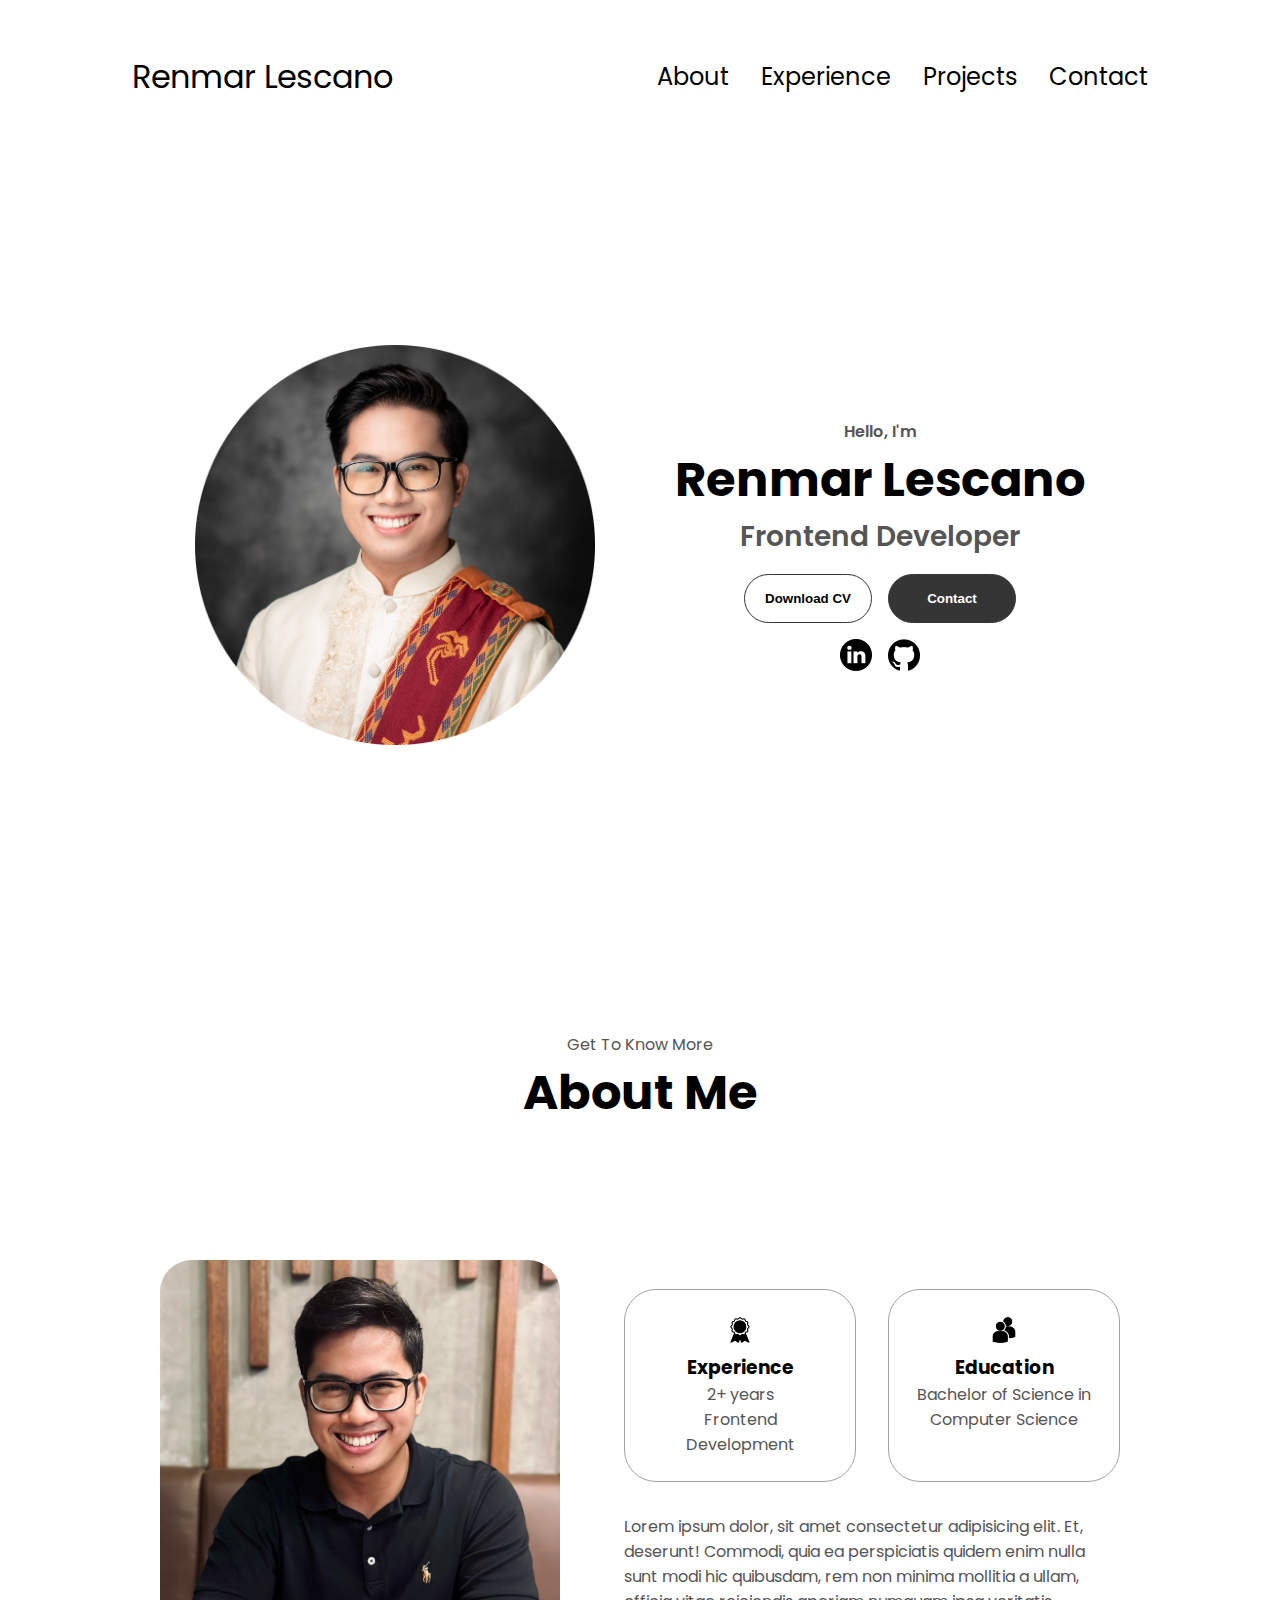
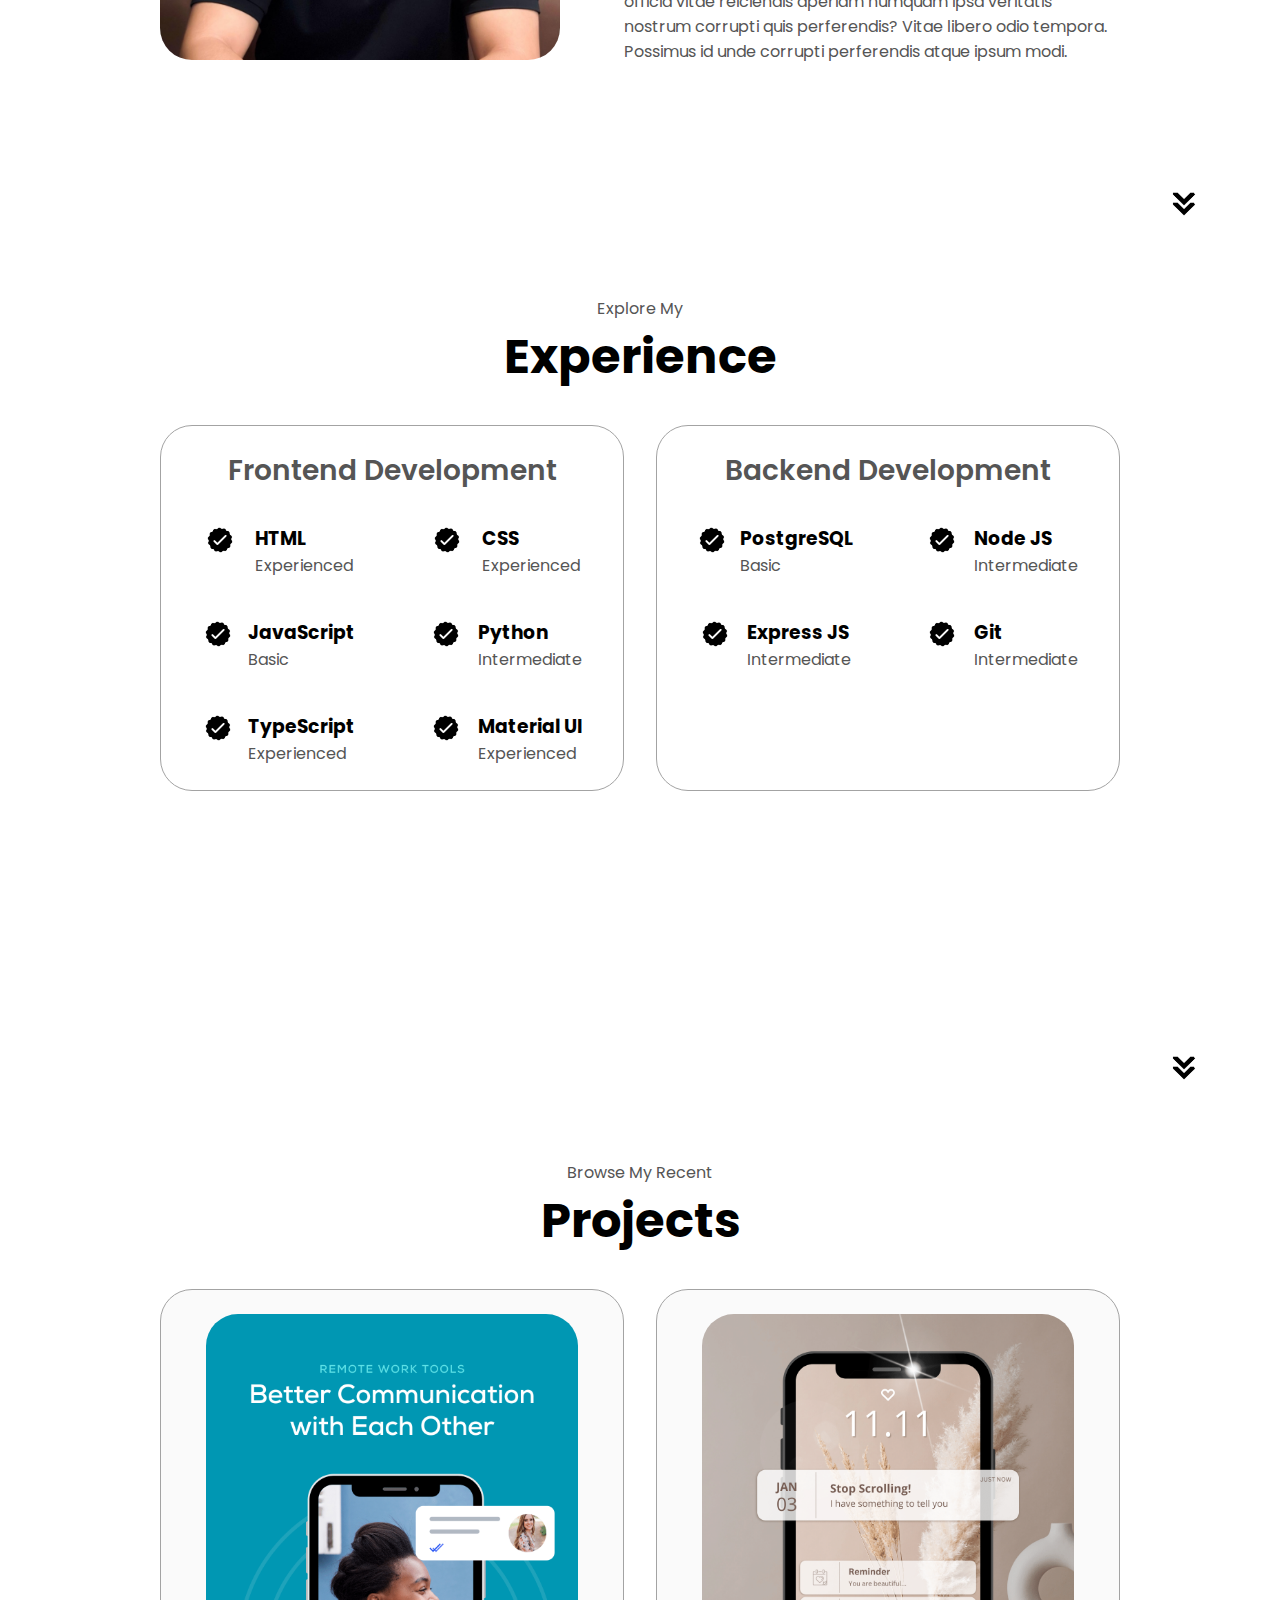
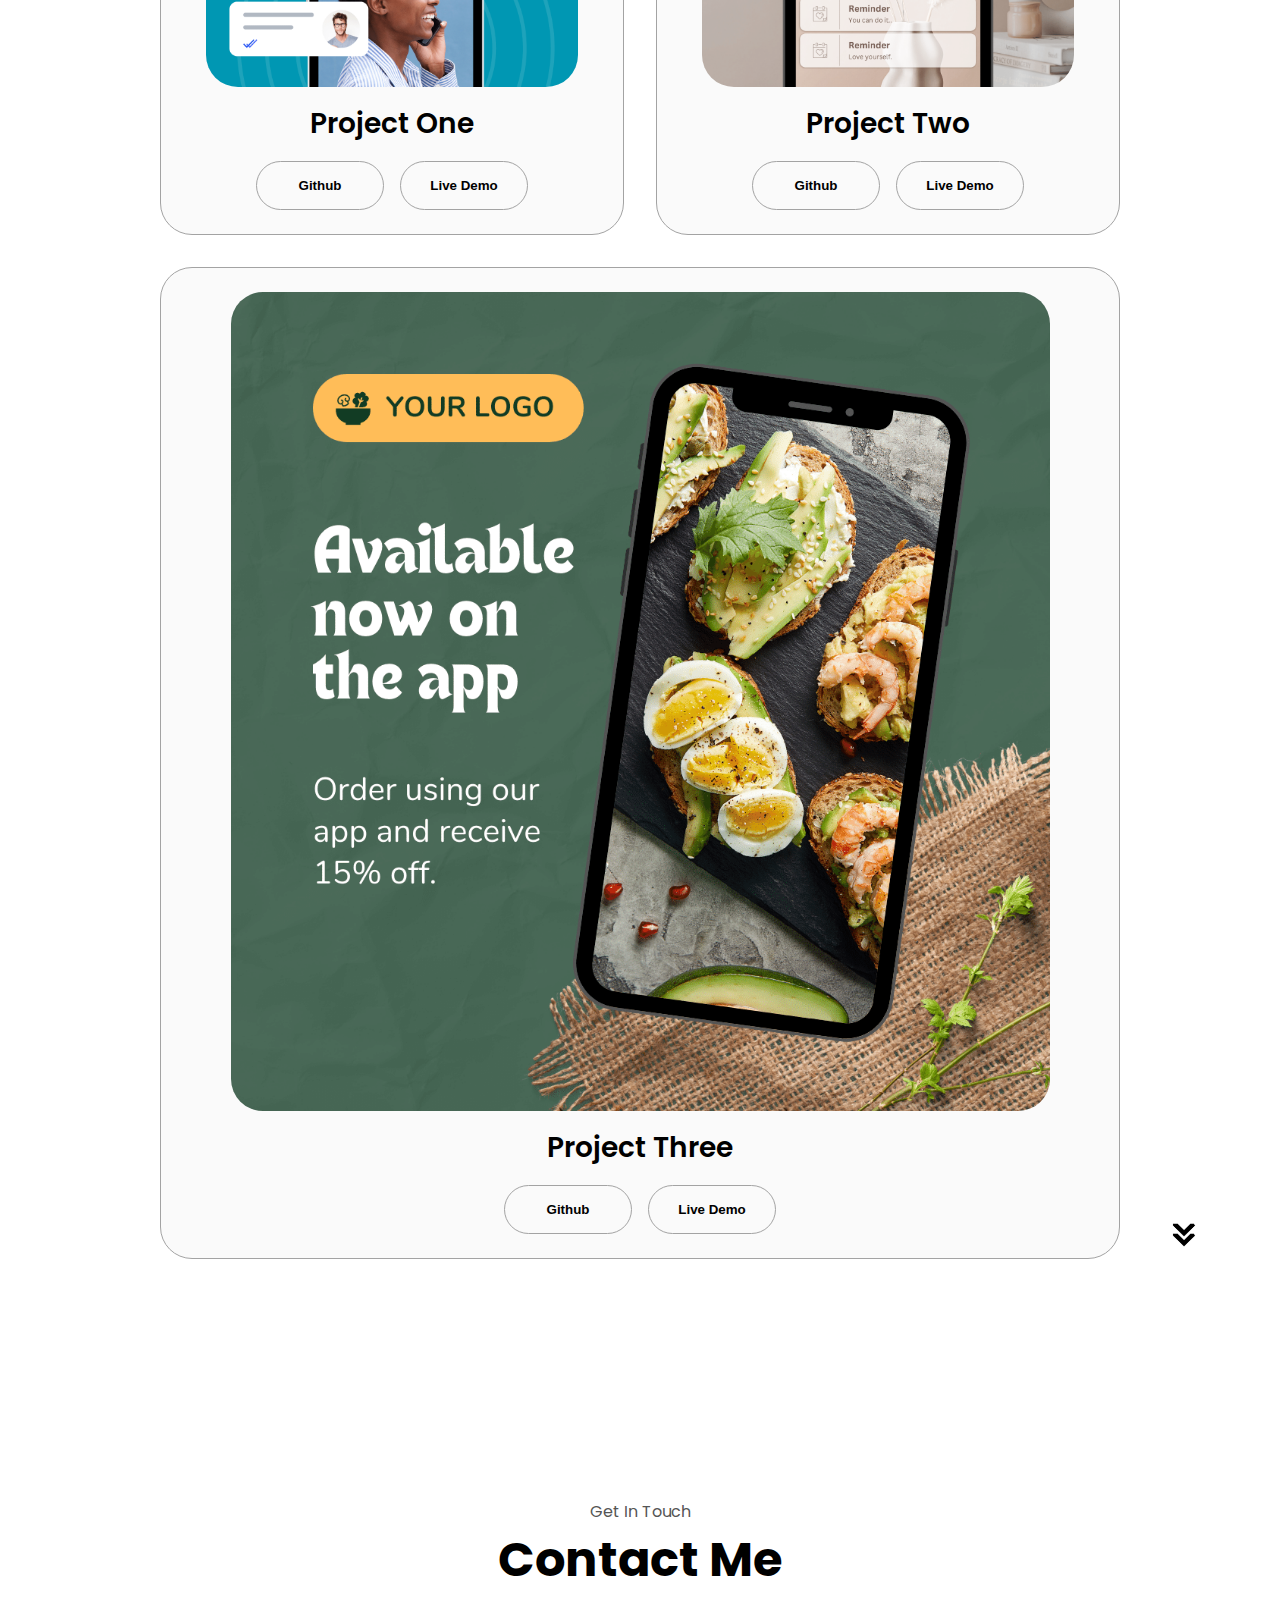
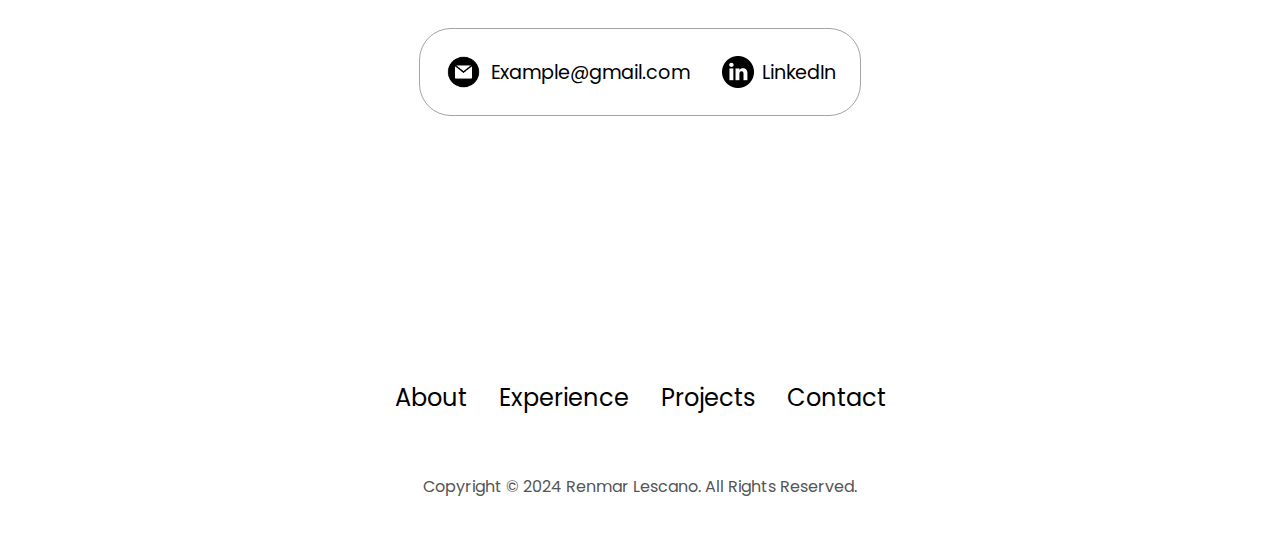
<file: index.html>
<!DOCTYPE html>
<html lang="en">
<head>
    <meta charset="UTF-8">
    <meta name="viewport" content="width=device-width, initial-scale=1.0">
    <title>My Portfolio</title>
    <link rel="stylesheet" href="style.css">
    <link rel="stylesheet" href="mediaqueries.css">
</head>

<body>
    
    <nav id="desktop-nav">
        <div class="logo">Renmar Lescano</div>
        <div>
            <ul class="nav-links">
                <li><a href="#about">About</a></li>
                <li><a href="#experience">Experience</a></li>
                <li><a href="#projects">Projects</a></li>
                <li><a href="#contact">Contact</a></li>
            </ul>
        </div>
    </nav>

    <nav id="hamburger-nav">
        <div class="logo">Renmar Lescano</div>
        <div class="hamburger-menu">
            <div class="hamburger-icon" onclick="toggleMenu()">
                <span></span>
                <span></span>
                <span></span>
            </div>
            <div class="menu-links">
                <li><a href="#about" onclick="toggleMenu()">About</a></li>
                <li><a href="#experience" onclick="toggleMenu()">Experience</a></li>
                <li><a href="#portfolio" onclick="toggleMenu()">Portfolio</a></li>
                <li><a href="#contact" onclick="toggleMenu()">Contact</a></li>
            </div>
        </div>
    </nav>

    <section id="profile">
        <div class="section__pic-container">
            <img src="./assets/grad-pic-cropped.jpg" alt="Renmar Lescano Profile Picture">
        </div>
        <div class="section__text">
            <p class="section__text__p1">Hello, I'm</p>
            <h1 class="title">Renmar Lescano</h1>
            <p class="section__text__p2">Frontend Developer</p>
            <div class="btn-container">
                <button class="btn btn-color-2" onclick="window.open('./assets/resume-example.pdf')">Download CV</button>
                <button class="btn btn-color-1" onclick="location.href='./#contact'">Contact</button>
            </div>
            <div id="socials-container">
                <img src="./assets/linkedin.png" alt="My LinkedIn profile" class="icon" onclick="location.href='https://www.linkedin.com/in/rmlescano'">
                <img src="./assets/github.png" alt="My GitHub profile" class="icon" onclick="location.href='https://github.com/rmlescano2023'">
            </div>
        </div>
    </section>

    <section id="about">
        <p class="section__text__p1">Get To Know More</p>
        <h1 class="title">About Me</h1>
        <div class="section-container">
            <div class="section__pic-container">
                <img src="./assets/about-pic.jpg" alt="Profile Picture" class="about-pic">
            </div>
            <div class="about-details-container">
                <div class="about-containers">
                    <div class="details-container">
                        <img src="./assets/experience.png" alt="Experience icon" class="icon">
                        <h3>Experience</h3>
                        <p>2+ years <br>Frontend Development</p>
                    </div>
                    <div class="details-container">
                        <img src="./assets/education.png" alt="Education icon" class="icon">
                        <h3>Education</h3>
                        <p>Bachelor of Science in Computer Science</p>
                    </div>
                </div>
                <div class="text-container">
                    <p>Lorem ipsum dolor, sit amet consectetur adipisicing elit. Et, deserunt! Commodi, quia ea perspiciatis quidem enim nulla sunt modi hic quibusdam, rem non minima mollitia a ullam, officia vitae reiciendis aperiam numquam ipsa veritatis nostrum corrupti quis perferendis? Vitae libero odio tempora. Possimus id unde corrupti perferendis atque ipsum modi.</p>
                </div>
            </div>
        </div>
        <img src="./assets/arrow.png" alt="Arrow icon" class="icon arrow" onclick="location.href='./#experience'">
    </section>

    <section id="experience">
        <p class="section__text__p1">Explore My</p>
        <h1 class="title">Experience</h1>
        <div class="experience-details-container">
            <div class="about-containers">
                <div class="details-container">
                    <h2 class="experience-sub-title">Frontend Development</h2>
                    <div class="article-container">
                        <article>
                            <img src="./assets/checkmark.png" alt="Experience icon" class="icon">
                            <div>
                                <h3>HTML</h3>
                                <p>Experienced</p>
                            </div>
                        </article>
                        <article>
                            <img src="./assets/checkmark.png" alt="Experience icon" class="icon">
                            <div>
                                <h3>CSS</h3>
                                <p>Experienced</p>
                            </div>
                        </article>
                        <article>
                            <img src="./assets/checkmark.png" alt="Experience icon" class="icon">
                            <div>
                                <h3>JavaScript</h3>
                                <p>Basic</p>
                            </div>
                        </article>
                        <article>
                            <img src="./assets/checkmark.png" alt="Experience icon" class="icon">
                            <div>
                                <h3>Python</h3>
                                <p>Intermediate</p>
                            </div>
                        </article>
                        <article>
                            <img src="./assets/checkmark.png" alt="Experience icon" class="icon">
                            <div>
                                <h3>TypeScript</h3>
                                <p>Experienced</p>
                            </div>
                        </article>
                        <article>
                            <img src="./assets/checkmark.png" alt="Experience icon" class="icon">
                            <div>
                                <h3>Material UI</h3>
                                <p>Experienced</p>
                            </div>
                        </article>
                    </div>
                </div>
                <div class="details-container">
                    <h2 class="experience-sub-title">Backend Development</h2>
                    <div class="article-container">
                        <article>
                            <img src="./assets/checkmark.png" alt="Experience icon" class="icon">
                            <div>
                                <h3>PostgreSQL</h3>
                                <p>Basic</p>
                            </div>
                        </article>
                        <article>
                            <img src="./assets/checkmark.png" alt="Experience icon" class="icon">
                            <div>
                                <h3>Node JS</h3>
                                <p>Intermediate</p>
                            </div>
                        </article>
                        <article>
                            <img src="./assets/checkmark.png" alt="Experience icon" class="icon">
                            <div>
                                <h3>Express JS</h3>
                                <p>Intermediate</p>
                            </div>
                        </article>
                        <article>
                            <img src="./assets/checkmark.png" alt="Experience icon" class="icon">
                            <div>
                                <h3>Git</h3>
                                <p>Intermediate</p>
                            </div>
                        </article>
                    </div>
                </div>
            </div>
        </div>
        <img src="./assets/arrow.png" alt="Arrow icon" class="icon arrow" onclick="location.href='./#projects'">
    </section>

    <section id="projects">
        <p class="section__text__p1">Browse My Recent</p>
        <h1 class="title">Projects</h1>
        <div class="experience-details-container">
            <div class="about-containers">
                <div class="details-container color-container">
                    <div class="article-container">
                        <img src="./assets/project-1.png" alt="project 1" class="project-img">
                    </div>
                    <h2 class="experience-sub-title project-title">Project One</h2>
                    <div class="btn-container">
                        <button class="btn btn-color-2 project-btn" onclick="location.href='https://github.com/rmlescano2023'">Github</button>
                        <button class="btn btn-color-2 project-btn" onclick="location.href='https://github.com/rmlescano2023'">Live Demo</button>
                    </div>
                </div>
                <div class="details-container color-container">
                    <div class="article-container">
                        <img src="./assets/project-2.png" alt="project 2" class="project-img">
                    </div>
                    <h2 class="experience-sub-title project-title">Project Two</h2>
                    <div class="btn-container">
                        <button class="btn btn-color-2 project-btn" onclick="location.href='https://github.com/rmlescano2023'">Github</button>
                        <button class="btn btn-color-2 project-btn" onclick="location.href='https://github.com/rmlescano2023'">Live Demo</button>
                    </div>
                </div>
                <div class="details-container color-container">
                    <div class="article-container">
                        <img src="./assets/project-3.png" alt="project 3" class="project-img">
                    </div>
                    <h2 class="experience-sub-title project-title">Project Three</h2>
                    <div class="btn-container">
                        <button class="btn btn-color-2 project-btn" onclick="location.href='https://github.com/rmlescano2023'">Github</button>
                        <button class="btn btn-color-2 project-btn" onclick="location.href='https://github.com/rmlescano2023'">Live Demo</button>
                    </div>
                </div>
            </div>
        </div>
        <img src="./assets/arrow.png" alt="Arrow icon" class="icon arrow" onclick="location.href='./#contact'">
    </section>
    
    <section id="contact">
        <p class="section__text__p1">Get In Touch</p>
        <h1 class="title">Contact Me</h1>
        <div class="contact-info-upper-container">
            <div class="contact-info-container">
                <img src="./assets/email.png" alt="Email icon" class="icon contact-icon email-icon">
                <p><a href="mailto:examplemail@gmail.com">Example@gmail.com</a></p>
            </div>
            <div class="contact-info-container">
                <img src="./assets/linkedin.png" alt="LinkedIn icon" class="icon contact-icon">
                <p><a href="https://www.linkedin.com/in/rmlescano/">LinkedIn</a></p>
            </div>
        </div>
    </section>

    <footer>
        <nav>
            <div class="nav-links-container">
                <ul class="nav-links">
                    <li><a href="#about">About</a></li>
                    <li><a href="#experience">Experience</a></li>
                    <li><a href="#projects">Projects</a></li>
                    <li><a href="#contact">Contact</a></li>
                </ul>
            </div>
        </nav>
        <p>Copyright &#169; 2024 Renmar Lescano. All Rights Reserved.</p>
    </footer>
    <script src="script.js"></script>
</body>
</html>
</file>
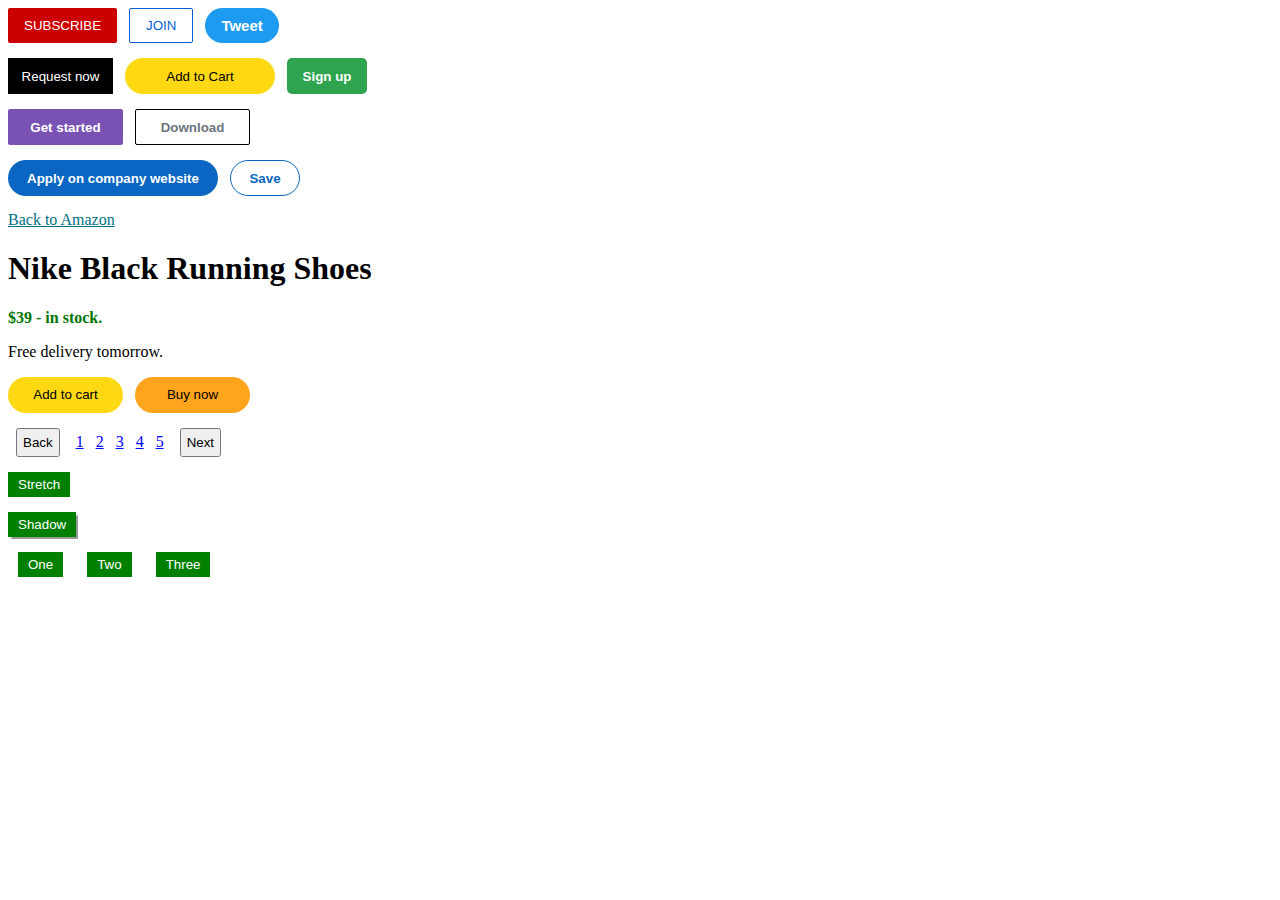
<file: practice/buttons.html>
<!DOCTYPE html>
<html lang="en">
<head>
    <meta charset="UTF-8">
    <meta name="viewport" content="width=device-width, initial-scale=1.0">
    <title>Buttons Practice</title>
    <link rel="stylesheet" href="buttons.css">
</head>
<body>
    <button class="subscribe-button">SUBSCRIBE</button>
    <button class="join-button">JOIN</button>
    <button class="tweet-button">Tweet</button>
    <section>
        <button class="request-button">Request now</button>
        <button class="cart-button">Add to Cart</button>
        <button class="sign-up-button">Sign up</button>
    </section>
    <section>
        <button class="get-started-button">Get started</button>
        <button class="download-button">Download</button>
    </section>
    <section>
        <button class="apply-button">Apply on company website</button>
        <button class="save-button">Save</button>
    </section>
    <section>
        <a href="https://www.amazon.com/">Back to Amazon</a>
        <h1>Nike Black Running Shoes</h1>
        <p class="cost-text">$39 - in stock.</p>
        <p>Free delivery tomorrow.</p>
        <button class="add-to-cart-button">Add to cart</button>
        <button class="buy-now-button">Buy now</button>
    </section>
    <section>
        <button class="back-button">Back</button>
        <a href="https://supersimple.dev/exercises/buttons" class="page-links">1</a>
        <a href="https://supersimple.dev/exercises/buttons" class="page-links">2</a>
        <a href="https://supersimple.dev/exercises/buttons" class="page-links">3</a>
        <a href="https://supersimple.dev/exercises/buttons" class="page-links">4</a>
        <a href="https://supersimple.dev/exercises/buttons" class="page-links">5</a>
        <button class="next-button">Next</button>
    </section>
    <section>
        <button class="stretch-button">Stretch</button>
    </section>
    <section>
        <button class="shadow-button">Shadow</button>
    </section>
    <section>
        <button class="one-button">One</button>
        <button class="two-button">Two</button>
        <button class="three-button">Three</button>
    </section>
</body>
</html>
</file>
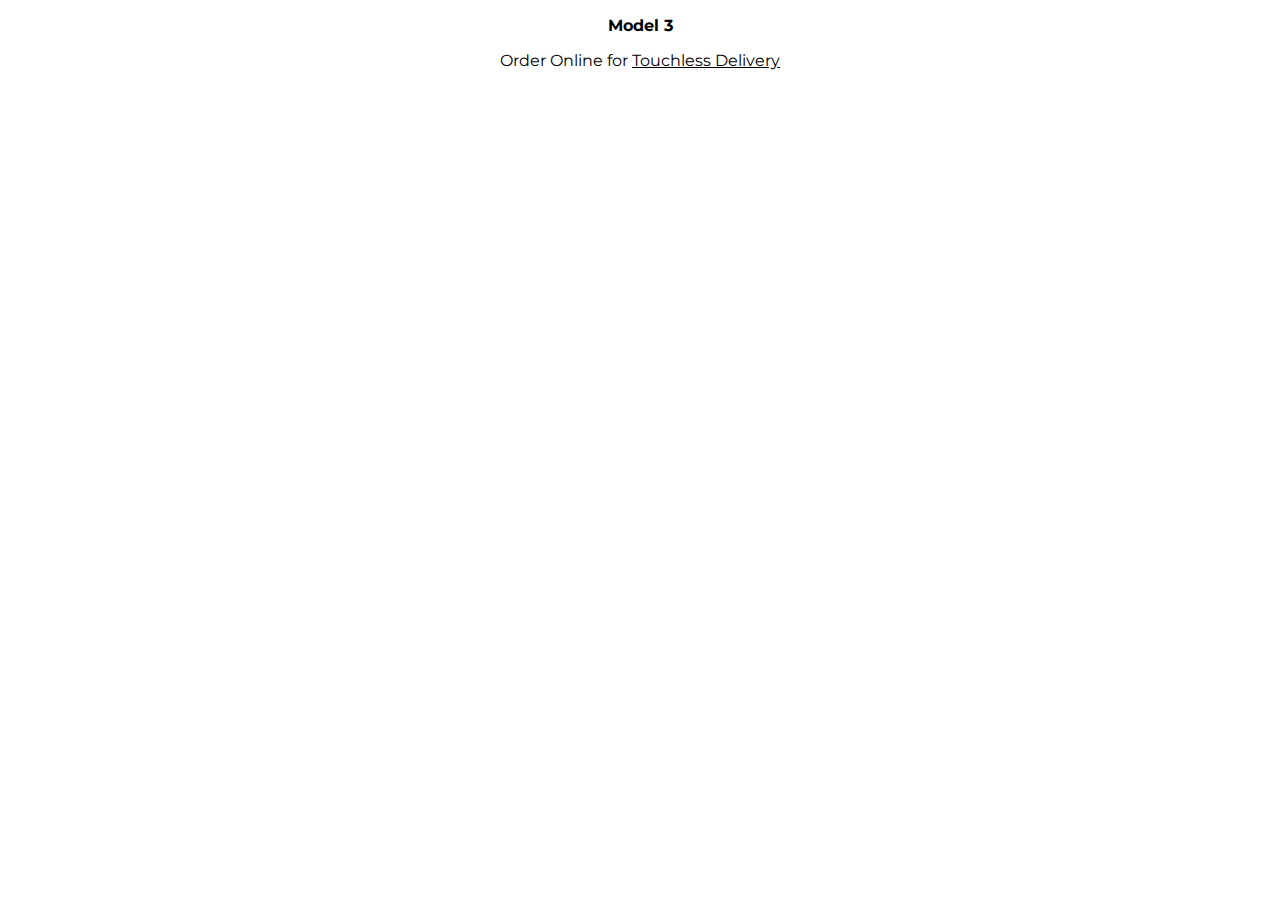
<file: practice/model.html>
<!DOCTYPE html>
<html lang="en">
<head>
    <meta charset="UTF-8">
    <meta name="viewport" content="width=device-width, initial-scale=1.0">
    <title>Model 3</title>
    <link rel="preconnect" href="https://fonts.googleapis.com">
    <link rel="preconnect" href="https://fonts.gstatic.com" crossorigin>
    <link href="https://fonts.googleapis.com/css2?family=Montserrat:ital,wght@0,100..900;1,100..900&display=swap" rel="stylesheet">
    <link rel="stylesheet" href="model.css">
</head>
<body>
    <p class="title-text">Model 3</p>
    <p class="title-description">Order Online for <u>Touchless Delivery</u></p>
</body>
</html>
</file>
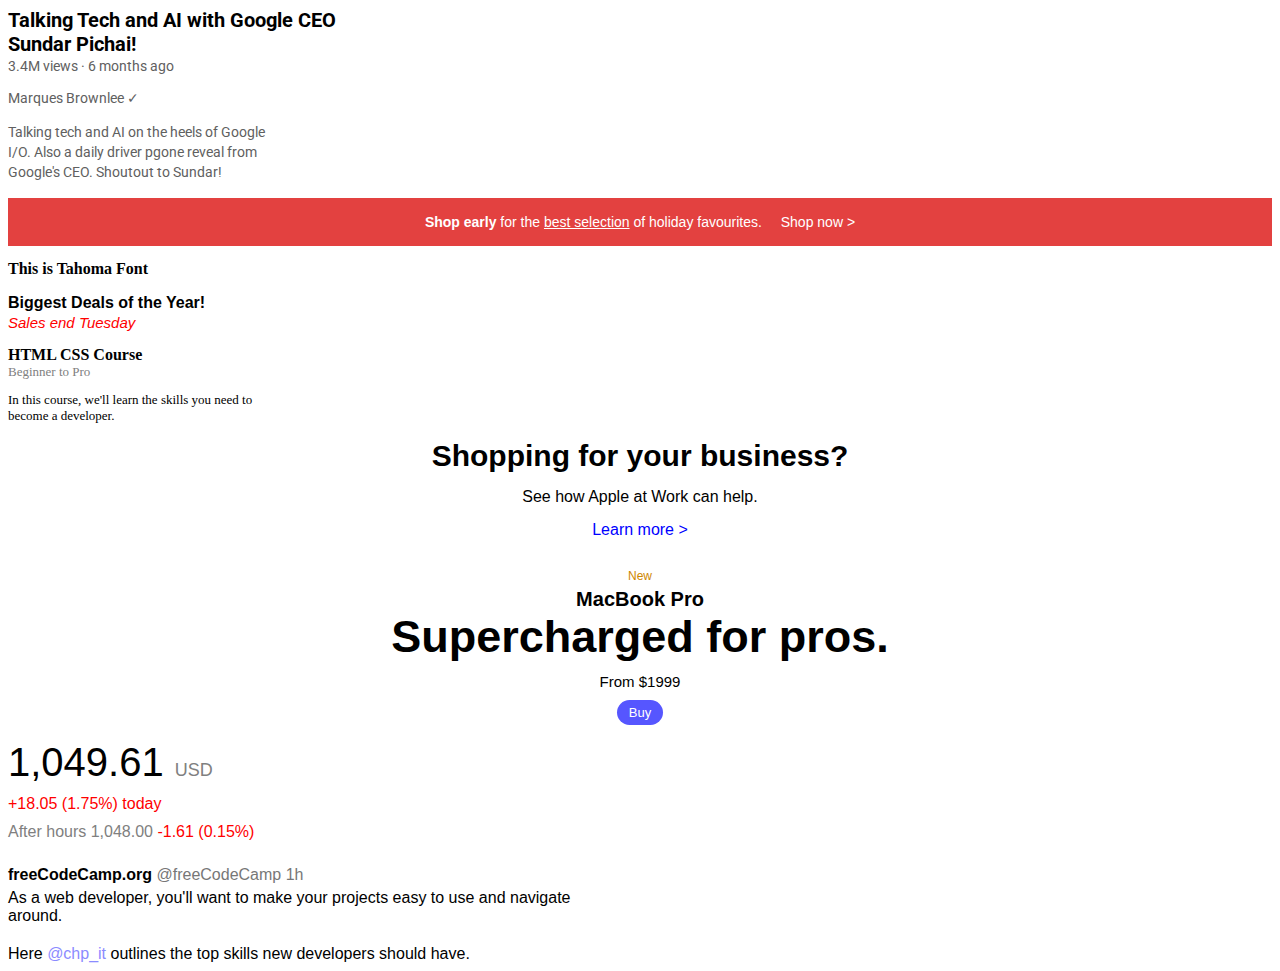
<file: practice/text.html>
<!DOCTYPE html>
<html lang="en">
<head>
    <meta charset="UTF-8">
    <meta name="viewport" content="width=device-width, initial-scale=1.0">
    <title>Text Styles Practice</title>
    <link rel="stylesheet" href="text.css">
    <link rel="preconnect" href="https://fonts.googleapis.com">
    <link rel="preconnect" href="https://fonts.gstatic.com" crossorigin>
    <link href="https://fonts.googleapis.com/css2?family=Roboto+Condensed:ital,wght@0,100..900;1,100..900&family=Roboto+Flex:opsz,wght@8..144,100..1000&family=Roboto+Mono:ital,wght@0,100..700;1,100..700&family=Roboto+Serif:ital,opsz,wght@0,8..144,100..900;1,8..144,100..900&family=Roboto+Slab:wght@100..900&family=Roboto:ital,wght@0,100;0,300;0,400;0,500;0,700;0,900;1,100;1,300;1,400;1,500;1,700;1,900&display=swap" rel="stylesheet">
</head>
<body>
    <section>
        <p class="video-title">Talking Tech and AI with Google CEO Sundar Pichai!</p>
        <p class="video-stats">3.4M views &#183 6 months ago</p>
        <p class="video-author">Marques Brownlee &#10003;</p>
        <p class="video-description">Talking tech and AI on the heels of Google I/O. Also a daily driver pgone reveal from Google's CEO. Shoutout to Sundar!</p>
        <p class="shop-details">
            <strong>Shop early</strong> for the
            <u>best selection</u> of holiday favourites.
            <span class="shop-now">Shop now &gt;</span>
        </p>
    </section>
    <section>
        <p class="tahoma-text">This is Tahoma Font</p>
        <p class="arial-text-1">Biggest Deals of the Year!</p>
        <p class="arial-text-2">Sales end Tuesday</p>
        <p class="verdana-title">HTML CSS Course</p>
        <p class="verdana-sub-title">Beginner to Pro</p>
        <p class="verdana-description">In this course, we'll learn the skills you need to become a developer.</p>
        <p class="arial-title">Shopping for your business?</p>
        <p class="arial-description">See how Apple at Work can help.</p>
        <p class="arial-learn-more">Learn more &gt;</p>
    </section>
    <section>
        <p class="arial-e-1">New</p>
        <p class="arial-e-2">MacBook Pro</p>
        <p class="arial-e-3">Supercharged for pros.</p>
        <p class="arial-e-4">From $1999</p>
        <button class="arial-e-button">Buy</button>
    </section>
    <section>
        <p class="arial-f-1">1,049.61 <span class="arial-f-1-usd">USD</span></p>
        <p class="arial-f-2">+18.05 (1.75%) today</p>
        <p class="arial-f-3">After hours 1,048.00 <span class="arial-f-3-numbers">-1.61 (0.15%)</span></p>
    </section>
    <section>
        <p class="arial-g-1"><strong>freeCodeCamp.org</strong> <span class="arial-g-1-text">@freeCodeCamp 1h</span></p>
        <p class="arial-g-2">As a web developer, you'll want to make your projects easy to use and navigate around.</p>
        <p class="arial-g-3">Here <span class="arial-g-3-text">@chp_it</span> outlines the top skills new developers should have.</p>
    </section>
</body>
</html>
</file>
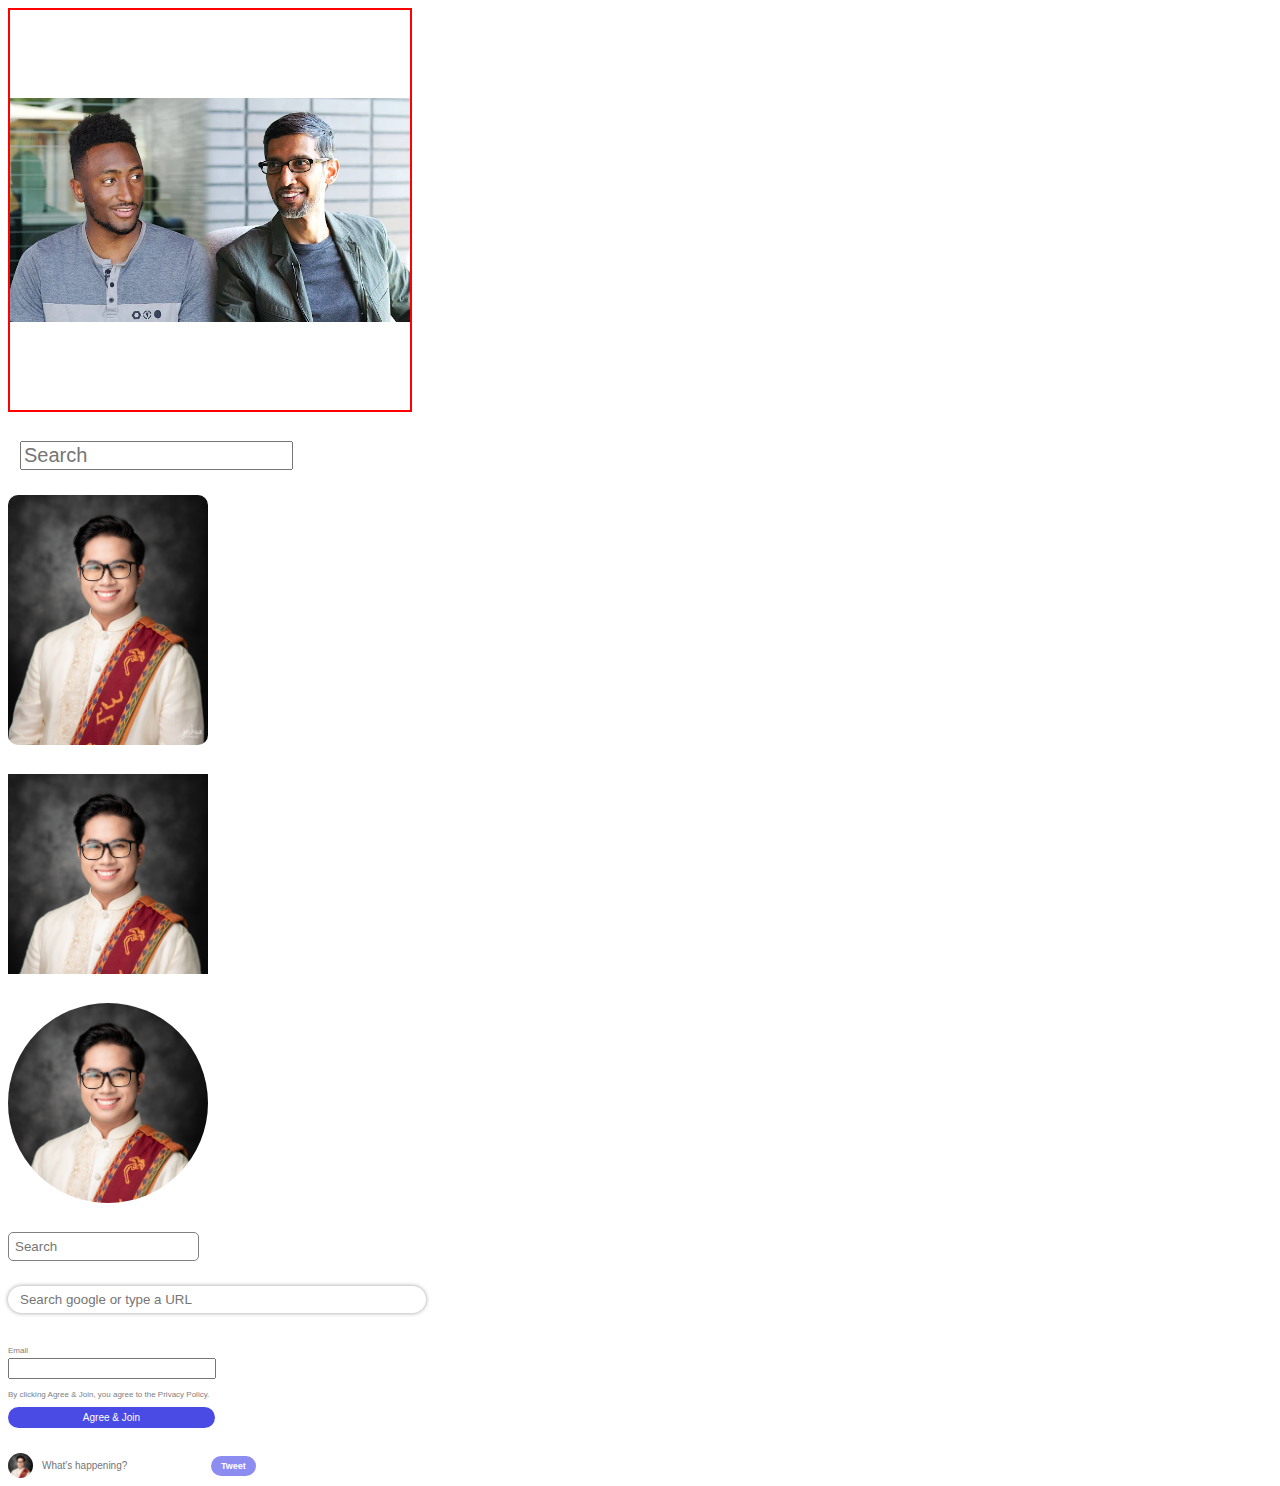
<file: practice/youtube.html>
<!DOCTYPE html>
<html lang="en">
<head>
    <meta charset="UTF-8">
    <meta name="viewport" content="width=device-width, initial-scale=1.0">
    <title>YouTube Clone</title>
    <link rel="stylesheet" href="youtube.css">
</head>
<body>
    <section>
        <img src="./assets/thumbnail-1.webp" alt="youtube-image" class="youtube-image">
        <br>
        <input type="text" name="" placeholder="Search" class="search-bar">
        <br>
        <img src="./assets/grad-pic.jpg" alt="grad-pic" class="grad-pic-1">
        <br>
        <img src="./assets/grad-pic.jpg" alt="grad-pic" class="grad-pic-2">
        <br>
        <img src="./assets/grad-pic.jpg" alt="grad-pic" class="grad-pic-3">
    </section>
    <section>
        <input type="text" placeholder="Search" class="input-7-d">
    </section>
    <section>
        <input type="text" placeholder="Search google or type a URL" class="input-7-e">
    </section>
    <section>
        <p class="email-text">Email</p>
        <input type="text" class="linkedin-input">
        <p class="linkedin-description">By clicking Agree & Join, you agree to the Privacy Policy.</p>
        <button class="agree-button">Agree & Join</button>
    </section>
    <section>
        <img src="./assets/grad-pic.jpg" alt="twitter-pic" class="twitter-pic">
        <input type="text" placeholder="What's happening?" class="twitter-textbox">
        <button class="tweet-button">Tweet</button>
    </section>
</body>
</html>
</file>
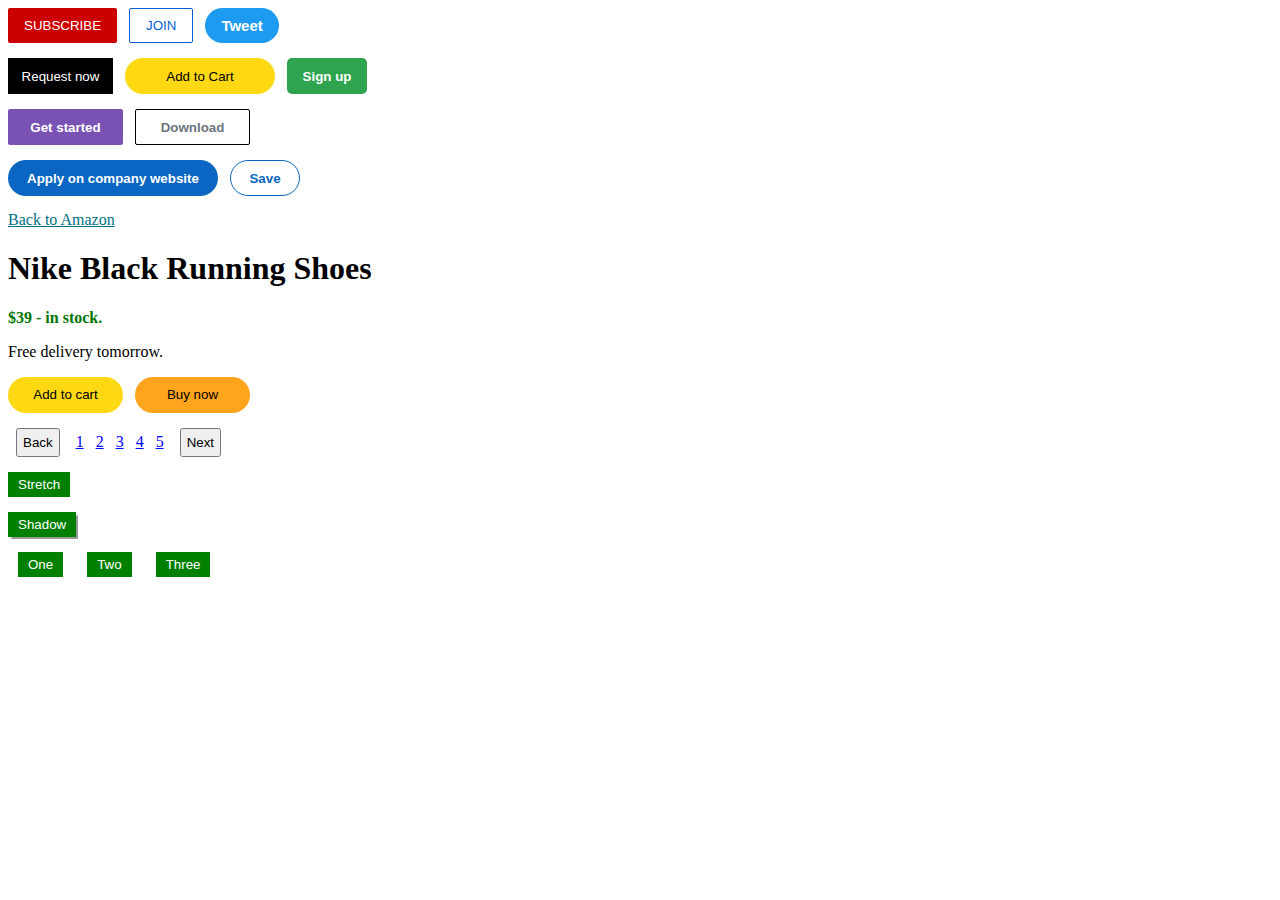
<file: practice/intro-to-html/buttons.html>
<!DOCTYPE html>
<html lang="en">
<head>
    <meta charset="UTF-8">
    <meta name="viewport" content="width=device-width, initial-scale=1.0">
    <title>Buttons Practice</title>
    <link rel="stylesheet" href="styles/buttons.css">
</head>
<body>
    <button class="subscribe-button">SUBSCRIBE</button>
    <button class="join-button">JOIN</button>
    <button class="tweet-button">Tweet</button>
    <section>
        <button class="request-button">Request now</button>
        <button class="cart-button">Add to Cart</button>
        <button class="sign-up-button">Sign up</button>
    </section>
    <section>
        <button class="get-started-button">Get started</button>
        <button class="download-button">Download</button>
    </section>
    <section>
        <button class="apply-button">Apply on company website</button>
        <button class="save-button">Save</button>
    </section>
    <section>
        <a href="https://www.amazon.com/">Back to Amazon</a>
        <h1>Nike Black Running Shoes</h1>
        <p class="cost-text">$39 - in stock.</p>
        <p>Free delivery tomorrow.</p>
        <button class="add-to-cart-button">Add to cart</button>
        <button class="buy-now-button">Buy now</button>
    </section>
    <section>
        <button class="back-button">Back</button>
        <a href="https://supersimple.dev/exercises/buttons" class="page-links">1</a>
        <a href="https://supersimple.dev/exercises/buttons" class="page-links">2</a>
        <a href="https://supersimple.dev/exercises/buttons" class="page-links">3</a>
        <a href="https://supersimple.dev/exercises/buttons" class="page-links">4</a>
        <a href="https://supersimple.dev/exercises/buttons" class="page-links">5</a>
        <button class="next-button">Next</button>
    </section>
    <section>
        <button class="stretch-button">Stretch</button>
    </section>
    <section>
        <button class="shadow-button">Shadow</button>
    </section>
    <section>
        <button class="one-button">One</button>
        <button class="two-button">Two</button>
        <button class="three-button">Three</button>
    </section>
</body>
</html>
</file>
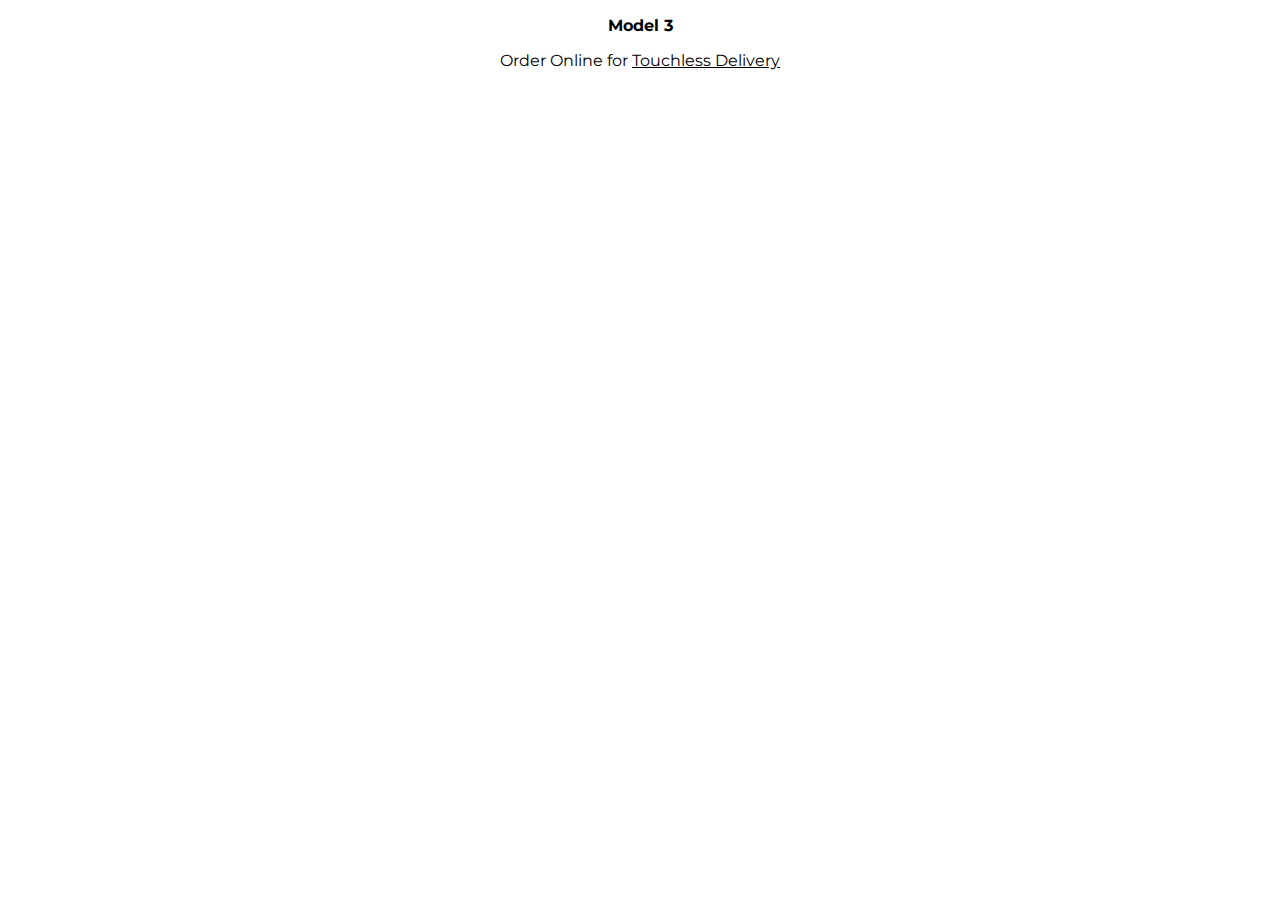
<file: practice/intro-to-html/model.html>
<!DOCTYPE html>
<html lang="en">
<head>
    <meta charset="UTF-8">
    <meta name="viewport" content="width=device-width, initial-scale=1.0">
    <title>Model 3</title>
    <link rel="preconnect" href="https://fonts.googleapis.com">
    <link rel="preconnect" href="https://fonts.gstatic.com" crossorigin>
    <link href="https://fonts.googleapis.com/css2?family=Montserrat:ital,wght@0,100..900;1,100..900&display=swap" rel="stylesheet">
    <link rel="stylesheet" href="styles/model.css">
</head>
<body>
    <p class="title-text">Model 3</p>
    <p class="title-description">Order Online for <u>Touchless Delivery</u></p>
</body>
</html>
</file>
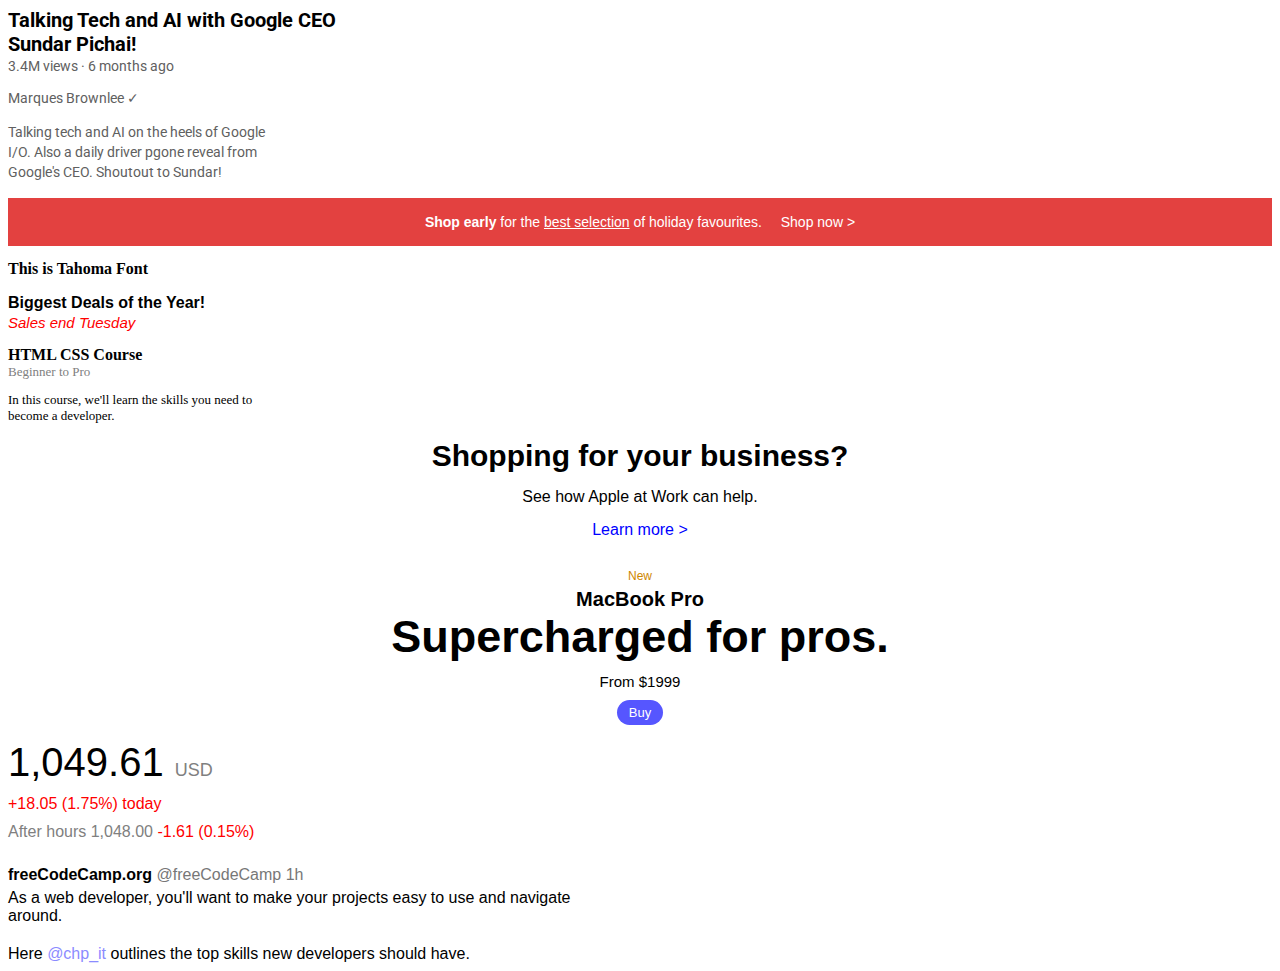
<file: practice/intro-to-html/text.html>
<!DOCTYPE html>
<html lang="en">
<head>
    <meta charset="UTF-8">
    <meta name="viewport" content="width=device-width, initial-scale=1.0">
    <title>Text Styles Practice</title>
    <link rel="stylesheet" href="styles/text.css">
    <link rel="preconnect" href="https://fonts.googleapis.com">
    <link rel="preconnect" href="https://fonts.gstatic.com" crossorigin>
    <link href="https://fonts.googleapis.com/css2?family=Roboto+Condensed:ital,wght@0,100..900;1,100..900&family=Roboto+Flex:opsz,wght@8..144,100..1000&family=Roboto+Mono:ital,wght@0,100..700;1,100..700&family=Roboto+Serif:ital,opsz,wght@0,8..144,100..900;1,8..144,100..900&family=Roboto+Slab:wght@100..900&family=Roboto:ital,wght@0,100;0,300;0,400;0,500;0,700;0,900;1,100;1,300;1,400;1,500;1,700;1,900&display=swap" rel="stylesheet">
</head>
<body>
    <section>
        <p class="video-title">Talking Tech and AI with Google CEO Sundar Pichai!</p>
        <p class="video-stats">3.4M views &#183 6 months ago</p>
        <p class="video-author">Marques Brownlee &#10003;</p>
        <p class="video-description">Talking tech and AI on the heels of Google I/O. Also a daily driver pgone reveal from Google's CEO. Shoutout to Sundar!</p>
        <p class="shop-details">
            <strong>Shop early</strong> for the
            <u>best selection</u> of holiday favourites.
            <span class="shop-now">Shop now &gt;</span>
        </p>
    </section>
    <section>
        <p class="tahoma-text">This is Tahoma Font</p>
        <p class="arial-text-1">Biggest Deals of the Year!</p>
        <p class="arial-text-2">Sales end Tuesday</p>
        <p class="verdana-title">HTML CSS Course</p>
        <p class="verdana-sub-title">Beginner to Pro</p>
        <p class="verdana-description">In this course, we'll learn the skills you need to become a developer.</p>
        <p class="arial-title">Shopping for your business?</p>
        <p class="arial-description">See how Apple at Work can help.</p>
        <p class="arial-learn-more">Learn more &gt;</p>
    </section>
    <section>
        <p class="arial-e-1">New</p>
        <p class="arial-e-2">MacBook Pro</p>
        <p class="arial-e-3">Supercharged for pros.</p>
        <p class="arial-e-4">From $1999</p>
        <button class="arial-e-button">Buy</button>
    </section>
    <section>
        <p class="arial-f-1">1,049.61 <span class="arial-f-1-usd">USD</span></p>
        <p class="arial-f-2">+18.05 (1.75%) today</p>
        <p class="arial-f-3">After hours 1,048.00 <span class="arial-f-3-numbers">-1.61 (0.15%)</span></p>
    </section>
    <section>
        <p class="arial-g-1"><strong>freeCodeCamp.org</strong> <span class="arial-g-1-text">@freeCodeCamp 1h</span></p>
        <p class="arial-g-2">As a web developer, you'll want to make your projects easy to use and navigate around.</p>
        <p class="arial-g-3">Here <span class="arial-g-3-text">@chp_it</span> outlines the top skills new developers should have.</p>
    </section>
</body>
</html>
</file>
<file: style.css>
/* GENERAL */

@import url('https://fonts.googleapis.com/css2?family=Poppins:ital,wght@0,100;0,200;0,300;0,400;0,500;0,600;0,700;0,800;0,900;1,100;1,200;1,300;1,400;1,500;1,600;1,700;1,800;1,900&display=swap');

* {
    margin: 0;
    padding: 0;
}

body {
    font-family: "Poppins", sans-serif;
}

html {
    scroll-behavior: smooth;
}

p {
    color: rgb(85, 85, 85);
}

/* TRANSITION */

a, .btn {
    transition: all 300ms ease;
}

/* DESKTOP NAV */

nav, .nav-links {
    display: flex;
}

nav {
    justify-content: space-around;
    align-items: center;
    height: 17vh;
}

.nav-links {
    gap: 2rem;
    list-style: none;
    font-size: 1.5rem;
}

a {
    color: black;
    text-decoration: none;
    text-decoration-color: white;
}

a:hover {
    color: gray;
    text-decoration: underline;
    text-underline-offset: 0.5rem;
    text-decoration-color: rgb(181, 181, 181);
}

.logo {
    font-size: 2rem;
}

.logo:hover {
    cursor: default;
}

/* HAMBURGER MENU */

#hamburger-nav {
    display: none;
}

.hamburger-menu {
    position: relative;
    display: inline-block;
}

.hamburger-icon {
    display: flex;
    flex-direction: column;
    justify-content: space-between;
    height: 24px;
    width: 30px;
    cursor: pointer;
}

.hamburger-icon span {
    width: 100%;
    height: 2px;
    background-color: black;
    transition: all 0.3 ease-in-out;
}

.menu-links {
    position: absolute;
    top: 100%;
    right: 0%;
    background-color: white;
    width: fit-content;
    max-height: 0;
    overflow: hidden;
    transition: all 0.3 ease-in-out;
}

.menu-links a {
    display: block;
    padding: 10px;
    text-align: center;
    font-size: 1.5rem;
    color: black;
    text-decoration: none;
    transition: all 0.3 ease-in-out;
}

.menu-links li {
    list-style: none;
}

.menu-links.open {
    max-height: 300px;

}

.hamburger-icon.open span:first-child {
    transform: rotate(45deg) translate(10px, 5px);
} 

.hamburger-icon.open span:nth-child(2) {
    opacity: 0;
} 

.hamburger-icon.open span:last-child {
    transform: rotate(-45deg) translate(10px, -5px);
}

.hamburger-icon span:first-child {
    transform: none;
}
.hamburger-icon span:first-child {
    opacity: 1;
}
.hamburger-icon span:first-child {
    transform: none;
}

/* SECTIONS */

section {
    padding-top: 4vh;
    height: 96vh;
    margin: 0 10rem;
    box-sizing: border-box;
    min-height: fit-content;
}

.section-container {
    display: flex;
}

/* PROFILE SECTION */

#profile {
    display: flex;
    justify-content: center;
    gap: 5rem;
    height: 80vh;
}

.section__pic-container {
    display: flex;
    height: 400px;
    width: 400px;
    margin: auto 0;
}

.section__text {
    align-self: center;
    text-align: center;
}

.section__text p {
    font-weight: 600;
}

.section__text__p1 {
    text-align: center;
}

.section__text__p2 {
    font-size: 1.75rem;
    margin-bottom: 1rem;
}

.title {
    font-size: 3rem;
    text-align: center;
}

#socials-container {
    display: flex;
    justify-content: center;
    margin-top: 1rem;
    gap: 1rem;
}

/* ICONS */

.icon {
    cursor: pointer;
    height: 2rem;
}

/* BUTTONS */

.btn-container {
    display: flex;
    justify-content: center;
    gap: 1rem;
}

.btn {
    font-weight: 600;
    transition: all 300ms ease;
    padding: 1rem;
    width: 8rem;
    border-radius: 2rem;
}

.btn-color-1, .btn-color-2 {
    border: rgb(53, 53, 53) 0.1rem solid;
}

.btn-color-1:hover, .btn-color-2:hover {
    cursor: pointer;
}

.btn-color-1, .btn-color-2:hover {
    background: rgb(53, 53, 53);
    color: white;
}

.btn-color-1:hover {
    background: rgb(0, 0, 0);
}

.btn-color-2 {
    background: none;
}

.btn-color-2:hover {
    border: rgb(255, 255, 255) 0.1rem solid;
}

.btn-container {
    gap: 1rem;
}

/* ABOUT SECTION */

#about {
    position: relative;
}

.about-containers {
    gap: 2rem;
    margin-bottom: 2rem;
    margin-top: 2rem;
}

.about-details-container {
    justify-content: center;
    flex-direction: column;
}

.about-containers, .about-details-container {
    display: flex;
}

.about-pic {
    border-radius: 2rem;
}

.arrow {
    position: absolute;
    right: -5rem;
    bottom: 2.5rem;
}

.details-container {
    padding: 1.5rem;
    flex: 1;
    background: white;
    border-radius: 2rem;
    border: rgb(53, 53, 53) 0.1rem solid;
    border-color: rgb(163, 163, 163);
    text-align: center;
}

.section-container {
    gap: 4rem;
    height: 80%;
}

.section__pic-container {
    height: 400px;
    width: 400px;
    margin: auto 0;
}

/* EXPERIENCE SECTION */

#experience {
    position: relative;
}

.experience-sub-title {
    color: rgb(85, 85, 85);
    font-weight: 600;
    font-size: 1.75rem;
    margin-bottom: 2rem;
}

.experience-details-container {
    display: flex;
    justify-content: center;
    flex-direction: column;
}

.article-container {
    display: flex;
    text-align: initial;
    flex-wrap: wrap;
    flex-direction: row;
    gap: 2.5rem;
    justify-content: space-around;
}

article {
    display: flex;
    width: 10rem;
    justify-content: space-around;
    gap: 0.5rem;
}

article .icon {
    cursor: default;
}

/* PROJECTS SECTION */

#projects {
    position: relative;
}

.color-container {
    border-color: rgb(163, 163, 163);
    background: rgb(250, 250, 250);
}

.project-img {
    border-radius: 2rem;
    width: 90%;
    height: 90%;
}

.project-title {
    margin: 1rem;
    color: black;
}

.project-btn {
    color: black;
    border-color: rgb(163, 163, 163);
}

/* CONTACT PAGE */

#contact {
    display: flex;
    justify-content: center;
    flex-direction: column;
    height: 70vh;
}

.contact-info-upper-container {
    display: flex;
    justify-content: center;
    border-radius: 2rem;
    border: rgb(53, 53, 53) 0.1rem solid;
    border-color: rgb(163, 163, 163);
    background: (250, 250, 250);
    margin: 2rem auto;
    padding: 0.5rem;
}

.contact-info-container {
    display: flex;
    align-items: center;
    justify-content: center;
    gap: 0.5rem;
    margin: 1rem;
}

.contact-info-container p {
    font-size: larger;
}

.contact-icon {
    cursor: default;
}

.email-icon {
    height: 2.4rem;
}

/* FOOTER */

footer {
    height: 26vh;
    margin: 0 1rem;
}

footer p {
    text-align: center;
}
</file>
<file: mediaqueries.css>
@media screen and (max-width: 1400px) {
    #profile {
        height: 83vh;
        margin-bottom: 6rem;
    }
    .about-containers {
        flex-wrap: wrap;
    }
}

@media screen and (max-width: 1200px) {
    #desktop-nav {
        display: none;
    }
    #hamburger-nav {
        display: flex;
    }
    #experience, .experience-details-container {
        margin-top: 2rem;
    }
    #profile, .section-container {
        display: block;
    }
    .arrow {
        display: none;
    }
    section, .section-container {
        height: fit-content;
    }
    section {
        margin: 0 5%;
    }
    .section__pic-container {
        width: 75px;
        height: 75px;
        margin: 0 auto 2rem;
    }
    .about-containers {
        margin-top: 0;
    }
}

@media screen and (max-width: 600px) {
    #contact, footer {
        height: 40vh;
    }
    #profile {
        height: 83vh;
        margin-bottom: 0;
    }
    article {
        font-size: 1rem;
    }
    footer nav {
        height: fit-content;
        margin-bottom: 2rem;
    }
    .about-containers, .contact-info-upper-container, .btn-container {
        flex-wrap: wrap;
    }
    .contact-infor-container {
        margin: 0;
    }
    .contact-infor-container p, .nav-links li a {
        font-size: 1rem;
    }
    .experience-sub-title {
        font-size: 1.25rem;
    }
    .logo {
        font-size: 1.5rem;
    }
    .nav-links {
        flex-direction: column;
        gap: 0.5rem;
        text-align: center;
    }
    .section__pic-container {
        width: auto;
        height: 46vw;
        justify-content: center;
    }
    .section__text__p2 {
        font-size: 1.25rem;
    }
    .title {
        font-size: 2rem;
    }
    .text-container {
        text-align: justify;
    }
}
</file>
<file: practice/buttons.css>
button {
    cursor: pointer;
}

.subscribe-button {
    background-color: #cc0000;
    color: white;
    border: none;
    border-radius: 2px;
    margin-right: 8px;
    transition: opacity 0.15s;
    padding: 10px 16px;
}

.subscribe-button:hover {
    opacity: 0.75;
}

.subscribe-button:active {
    opacity: 0.5;
}

.join-button {
    background-color: white;
    border-color: #065fd4;
    border-style: solid;
    border-width: 1px;
    color: #065fd4;
    border-radius: 2px;
    margin-right: 8px;
    transition: background-color .15s, color 0.15s;
    padding: 9px 16px;
    vertical-align: top;
}

.join-button:hover {
    background-color: rgb(115, 115, 223);
    color: white;
}

.join-button:active {
    opacity: 0.7;
}

.tweet-button {
    background-color: #1d9bf0;
    color: white;
    border: none;
    border-radius: 50px;
    font-weight: bold;
    font-size: 15px;
    transition: box-shadow 0.15s;
    padding: 9px 16px;
    vertical-align: top;
}

.tweet-button:hover {
    box-shadow: 5px 5px 10px rgba(0, 0, 0, 0.15);
}

/* 2a. Uber */

.request-button {
    margin-top: 15px;
    background-color: black;
    color: white;
    border: none;
    height: 36px;
    width: 105px;
    margin-right: 8px;
    transition: opacity .15s;
}

.request-button:hover {
    opacity: .8;
}

/* 2b. Amazon */

.cart-button {
    background-color: rgb(255, 216, 20);
    color: black;
    border: none;
    height: 36px;
    width: 150px;
    border-radius: 18px;
    margin-right: 8px;
    transition: background-color 0.15s;
}

.cart-button:hover {
    background-color: rgb(0, 255, 0);
}

/* 2c. GitHub */

.sign-up-button {
    background-color: rgb(46, 164, 79);
    color: white;
    height: 36px;
    width: 80px;
    border: none;
    border-radius: 5px;
    font-weight: bold;
    transition: box-shadow 0.15s;
}

.sign-up-button:hover {
    box-shadow: 0px 5px 10px rgba(0, 0, 0, 0.15);
}

/* 2d. Bootstrap */

.get-started-button, .download-button {
    margin-top: 15px;
    margin-right: 8px;
    height: 36px;
    width: 115px;
    border-width: 1px;
    border-style: solid;
    border-radius: 2px;
    font-weight: bold;
}

.get-started-button {
    background-color: rgb(121, 82, 179);
    color: white;
    border: none;
    transition: background-color 0.15s;
}

.get-started-button:hover {
    background-color: rgb(104, 60, 168);
}

.download-button {
    background-color: white;
    color: rgb(108, 117, 125);
    transition: background-color 0.15s, color 0.15s, border 0.15s;
}

.download-button:hover {
    background-color: rgb(108, 117, 125);
    color: white;
    border: none;
}

/* 2e. LinkedIn */

.apply-button, .save-button {
    margin-top: 15px;
    margin-right: 8px;
    height: 36px;
    margin-bottom: 15px;
}

.apply-button {
    background-color: rgb(10, 102, 194);
    color: white;
    border: none;
    width: 210px;
    border-radius: 18px;
    font-weight: bold;
    transition: background-color 0.35s;
}

.apply-button:hover {
    background-color: rgb(1, 73, 146);
}

.save-button {
    background-color: white;
    color: rgb(10, 102, 194);
    border-color: rgb(10, 102, 194);
    border-style: solid;
    border-width: 1px;
    border-radius: 18px;
    width: 70px;
    font-weight: bold;
    transition: background-color 0.35s, border-width 0.35s;
}

.save-button:hover {
    background-color: rgb(235, 235, 235);
    border-width: 2px;
}

/* 2f. Continuing exercise from 1g */

a {
    color: rgb(0, 113, 133);
    transition: color 0.15s;
}

a:hover {
    color: red;
}

.cost-text {
    color: rgb(0, 118, 0);
    font-weight: bold;
}

.add-to-cart-button, .buy-now-button {
    height: 36px;
    width: 115px;
    border-radius: 18px;
}

.add-to-cart-button {
    background-color: rgb(255, 216, 20);
    border: none;
    margin-right: 8px;
    transition: background-color 0.15s, opacity .15s;
}

.add-to-cart-button:hover {
    background-color: rgb(230, 192, 6);
}

.add-to-cart-button:active {
    opacity: 0.5;
}

.buy-now-button {
    background-color: rgb(255, 164, 28);
    border: none;
    transition: background-color 0.15s, opacity 0.15s;
}

.buy-now-button:hover {
    background-color: rgb(240, 148, 11);
}

.buy-now-button:active {
    opacity: 0.5;
}

/* 4h. Pagination */

.back-button, .next-button {
    padding: 5px;
    margin: 15px 8px 0px 8px;  /* top right bottom left  */
}

.page-links {
    color: blue;
    margin: 4px 4px;
}

/* 4i. Stretch */

.stretch-button {
    margin-top: 15px;
    padding: 5px 10px;
    background-color: green;
    border: none;
    color: white;
    transition: padding 1s;
}

.stretch-button:hover {
    padding: 15px 30px;
}

/* 4j. 3D Click */

.shadow-button {
    margin-top: 15px;
    padding: 5px 10px;
    background-color: green;
    border: none;
    color: white;
    box-shadow: 1.5px 1.5px 1px rgba(0, 0, 0, 0.4);
    transition: margin-top 0.15s, margin-left 0.15s, box-shadow 0.15s;
}

.shadow-button:active {
    margin-top: 16.5px;
    margin-left: 2px;
    box-shadow: none;
}

/* 4k. Margin and padding together */

.one-button, .two-button, .three-button {
    padding: 5px 10px;
    margin: 15px 10px;  /* top&bottom left&right */
    background-color: green;
    border: none;
    color: white;
    transition: padding .25s, margin .25s;
}

.one-button:hover, .two-button:hover, .three-button:hover {
    padding: 5px 15px;
    margin: 15px 5px;
}
</file>
<file: practice/model.css>
p {
    font-family: Montserrat;
    text-align: center;
}

.title-text {
    font-weight: bold;
}
</file>
<file: practice/text.css>
/* video-title */

p {
    font-family: Roboto;
    margin-top: 0px;
}

.video-title {
    font-weight: bold;
    font-size: 20px;
    width: 350px;
    line-height: 24px;
    margin-bottom: 2px;
}

.video-stats {
    font-size: 14px;
    color: #606060;
    margin-bottom: 16px;
}

.video-author {
    color: #606060;
    font-size: 14px;
    margin-bottom: 16px;
}

.video-description {
    color: #606060;
    font-size: 14px;
    width: 270px;
    line-height: 20px;
    margin-bottom: 16px;
}

.shop-details {
    font-family: Arial;
    font-size: 14px;
    color: white;
    background-color: #e34140;
    padding: 16px;
    text-align: center;
}

.shop-now {
    margin-left: 15px;
}

.shop-now:hover {
    text-decoration: underline;
    cursor: pointer;
}

/* Lesson 5 Exercises - Text Styles */

.tahoma-text {
    font-family: Tahoma;
    font-weight: bold;
}

.arial-text-1, .arial-text-2 {
    font-family: Arial;
    margin: 0px;
}

.arial-text-1 {
    font-weight: bold;
    margin-bottom: 2px;
}

.arial-text-2 {
    font-size: 15px;
    font-style: italic;
    color: red;
    margin-bottom: 15px;
}

.verdana-title, .verdana-sub-title, .verdana-description {
    font-family: Verdana;
    margin: 0px;
}

.verdana-title {
    font-weight: bold;
}

.verdana-sub-title {
    color: gray;
    margin-bottom: 12px;
    font-size: 13px;
}

.verdana-description {
    font-size: 13px;
    width: 280px;
    margin-bottom: 15px;
}

.arial-title, .arial-description, .arial-learn-more {
    font-family: Arial;
    margin-bottom: 15px;
    text-align: center;
}

.arial-title {
    font-size: 30px;
    font-weight: bold;
}

.arial-learn-more {
    color: blue;
    margin-bottom: 30px;
}

.arial-e-1, .arial-e-2, .arial-e-3, .arial-e-4, .arial-e-5 {
    font-family: Arial;
    text-align: center;
    margin: 0px;
}

.arial-e-1 {
    color: rgb(206, 134, 1);
    font-size: 12px;
    margin-bottom: 5px;
}

.arial-e-2 {
    font-size: 20px;
    font-weight: bold;
}

.arial-e-3 {
    font-size: 45px;
    font-weight: bold;
    margin-bottom: 10px;
}

.arial-e-4 {
    font-size: 15px;
    margin-bottom: 10px;
}

button:hover {
    cursor: pointer;
}

.arial-e-button {
    display: block;
    margin: auto;
    background-color: rgb(86, 86, 255);
    color: white;
    border: none;
    padding: 5px 12px;
    border-radius: 18px;
    font-size: 13px;
    margin-bottom: 15px;
}

.arial-f-1, .arial-f-1-usd, .arial-f-2, .arial-f-3, .arial-f-3-numbers {
    font-family: Arial;
    margin-bottom: 10px;
}

.arial-f-1 {
    font-size: 40px;
}

.arial-f-1-usd {
    font-size: 18px;
    color: gray;
}

.arial-f-2 {
    color: red;
}

.arial-f-3 {
    color: gray;
    margin-bottom: 25px;
}

.arial-f-3-numbers {
    color: red;
}

.arial-g-1, .arial-g-1-text, .arial-g-2, .arial-g-3, .arial-g-3-text {
    font-family: Arial;
    margin-bottom: 5px;
}

.arial-g-1-text {
    color: rgb(119, 119, 119);
}

.arial-g-2 {
    width: 600px;
    margin-bottom: 20px;
}

.arial-g-3-text {
    color: rgb(139, 139, 255);
}
</file>
<file: practice/youtube.css>
img, input, button {
    margin-bottom: 25px;
}

.youtube-image {
    width: 400px;
    height: 400px;
    object-fit: contain;
    object-position: center;
    border: 2px solid red;
}

.search-bar {
    font-size: 20px;
    margin-left: 12px;
}

.grad-pic-1 {
    width: 200px;
    border-radius: 10px;
}

.grad-pic-2 {
    width: 200px;
    height: 200px;
    object-fit: cover;
    object-position: top;
}

.grad-pic-3 {
    width: 200px;
    height: 200px;
    object-fit: cover;
    object-position: top;
    border-radius: 100px;
}

.input-7-d {
    padding: 6px;
    border: 0.5px solid gray;
    border-radius: 5px;
}

.input-7-e {
    width: 400px;
    padding: 6px;
    padding-left: 12px;
    border: none;
    border-radius: 200px;
    box-shadow: 0px 0px 4px rgba(0, 0, 0, 0.4);
}

p {
    font-family: Arial;
}

.email-text {
    font-size: 8px;
    color: gray;
    margin-bottom: 3px;
}

.linkedin-input {
    width: 200px;
    margin-top: 0px;
    margin-bottom: 3px;
}

.linkedin-description {
    font-size: 8px;
    color: gray;
}

.agree-button {
    background-color: rgb(74, 74, 228);
    color: white;
    font-size: 10px;
    padding: 5px;
    width: 207px;
    border: none;
    border-radius: 100px;
}

.twitter-pic {
    width: 25px;
    height: 25px;
    object-fit: cover;
    object-position: top;
    border-radius: 15px;
    margin-bottom: 0;
    vertical-align: middle;
}

.twitter-textbox {
    margin: 0;
    vertical-align: middle;
    font-size: 10px;
    padding: 5px;
    width: 160px;
    border: none;
}

.tweet-button {
    margin: 0;
    font-style: Arial;
    font-weight: bold;
    background-color: rgb(141, 141, 241);
    color: white;
    border: none;
    border-radius: 50px;
    font-size: 9px;
    padding: 5px 10px;
    vertical-align: middle;
}
</file>
<file: practice/intro-to-html/styles/buttons.css>
button {
    cursor: pointer;
}

.subscribe-button {
    background-color: #cc0000;
    color: white;
    border: none;
    border-radius: 2px;
    margin-right: 8px;
    transition: opacity 0.15s;
    padding: 10px 16px;
}

.subscribe-button:hover {
    opacity: 0.75;
}

.subscribe-button:active {
    opacity: 0.5;
}

.join-button {
    background-color: white;
    border-color: #065fd4;
    border-style: solid;
    border-width: 1px;
    color: #065fd4;
    border-radius: 2px;
    margin-right: 8px;
    transition: background-color .15s, color 0.15s;
    padding: 9px 16px;
    vertical-align: top;
}

.join-button:hover {
    background-color: rgb(115, 115, 223);
    color: white;
}

.join-button:active {
    opacity: 0.7;
}

.tweet-button {
    background-color: #1d9bf0;
    color: white;
    border: none;
    border-radius: 50px;
    font-weight: bold;
    font-size: 15px;
    transition: box-shadow 0.15s;
    padding: 9px 16px;
    vertical-align: top;
}

.tweet-button:hover {
    box-shadow: 5px 5px 10px rgba(0, 0, 0, 0.15);
}

/* 2a. Uber */

.request-button {
    margin-top: 15px;
    background-color: black;
    color: white;
    border: none;
    height: 36px;
    width: 105px;
    margin-right: 8px;
    transition: opacity .15s;
}

.request-button:hover {
    opacity: .8;
}

/* 2b. Amazon */

.cart-button {
    background-color: rgb(255, 216, 20);
    color: black;
    border: none;
    height: 36px;
    width: 150px;
    border-radius: 18px;
    margin-right: 8px;
    transition: background-color 0.15s;
}

.cart-button:hover {
    background-color: rgb(0, 255, 0);
}

/* 2c. GitHub */

.sign-up-button {
    background-color: rgb(46, 164, 79);
    color: white;
    height: 36px;
    width: 80px;
    border: none;
    border-radius: 5px;
    font-weight: bold;
    transition: box-shadow 0.15s;
}

.sign-up-button:hover {
    box-shadow: 0px 5px 10px rgba(0, 0, 0, 0.15);
}

/* 2d. Bootstrap */

.get-started-button, .download-button {
    margin-top: 15px;
    margin-right: 8px;
    height: 36px;
    width: 115px;
    border-width: 1px;
    border-style: solid;
    border-radius: 2px;
    font-weight: bold;
}

.get-started-button {
    background-color: rgb(121, 82, 179);
    color: white;
    border: none;
    transition: background-color 0.15s;
}

.get-started-button:hover {
    background-color: rgb(104, 60, 168);
}

.download-button {
    background-color: white;
    color: rgb(108, 117, 125);
    transition: background-color 0.15s, color 0.15s, border 0.15s;
}

.download-button:hover {
    background-color: rgb(108, 117, 125);
    color: white;
    border: none;
}

/* 2e. LinkedIn */

.apply-button, .save-button {
    margin-top: 15px;
    margin-right: 8px;
    height: 36px;
    margin-bottom: 15px;
}

.apply-button {
    background-color: rgb(10, 102, 194);
    color: white;
    border: none;
    width: 210px;
    border-radius: 18px;
    font-weight: bold;
    transition: background-color 0.35s;
}

.apply-button:hover {
    background-color: rgb(1, 73, 146);
}

.save-button {
    background-color: white;
    color: rgb(10, 102, 194);
    border-color: rgb(10, 102, 194);
    border-style: solid;
    border-width: 1px;
    border-radius: 18px;
    width: 70px;
    font-weight: bold;
    transition: background-color 0.35s, border-width 0.35s;
}

.save-button:hover {
    background-color: rgb(235, 235, 235);
    border-width: 2px;
}

/* 2f. Continuing exercise from 1g */

a {
    color: rgb(0, 113, 133);
    transition: color 0.15s;
}

a:hover {
    color: red;
}

.cost-text {
    color: rgb(0, 118, 0);
    font-weight: bold;
}

.add-to-cart-button, .buy-now-button {
    height: 36px;
    width: 115px;
    border-radius: 18px;
}

.add-to-cart-button {
    background-color: rgb(255, 216, 20);
    border: none;
    margin-right: 8px;
    transition: background-color 0.15s, opacity .15s;
}

.add-to-cart-button:hover {
    background-color: rgb(230, 192, 6);
}

.add-to-cart-button:active {
    opacity: 0.5;
}

.buy-now-button {
    background-color: rgb(255, 164, 28);
    border: none;
    transition: background-color 0.15s, opacity 0.15s;
}

.buy-now-button:hover {
    background-color: rgb(240, 148, 11);
}

.buy-now-button:active {
    opacity: 0.5;
}

/* 4h. Pagination */

.back-button, .next-button {
    padding: 5px;
    margin: 15px 8px 0px 8px;  /* top right bottom left  */
}

.page-links {
    color: blue;
    margin: 4px 4px;
}

/* 4i. Stretch */

.stretch-button {
    margin-top: 15px;
    padding: 5px 10px;
    background-color: green;
    border: none;
    color: white;
    transition: padding 1s;
}

.stretch-button:hover {
    padding: 15px 30px;
}

/* 4j. 3D Click */

.shadow-button {
    margin-top: 15px;
    padding: 5px 10px;
    background-color: green;
    border: none;
    color: white;
    box-shadow: 1.5px 1.5px 1px rgba(0, 0, 0, 0.4);
    transition: margin-top 0.15s, margin-left 0.15s, box-shadow 0.15s;
}

.shadow-button:active {
    margin-top: 16.5px;
    margin-left: 2px;
    box-shadow: none;
}

/* 4k. Margin and padding together */

.one-button, .two-button, .three-button {
    padding: 5px 10px;
    margin: 15px 10px;  /* top&bottom left&right */
    background-color: green;
    border: none;
    color: white;
    transition: padding .25s, margin .25s;
}

.one-button:hover, .two-button:hover, .three-button:hover {
    padding: 5px 15px;
    margin: 15px 5px;
}
</file>
<file: practice/intro-to-html/styles/model.css>
p {
    font-family: Montserrat;
    text-align: center;
}

.title-text {
    font-weight: bold;
}
</file>
<file: practice/intro-to-html/styles/text.css>
/* video-title */

p {
    font-family: Roboto;
    margin-top: 0px;
}

.video-title {
    font-weight: bold;
    font-size: 20px;
    width: 350px;
    line-height: 24px;
    margin-bottom: 2px;
}

.video-stats {
    font-size: 14px;
    color: #606060;
    margin-bottom: 16px;
}

.video-author {
    color: #606060;
    font-size: 14px;
    margin-bottom: 16px;
}

.video-description {
    color: #606060;
    font-size: 14px;
    width: 270px;
    line-height: 20px;
    margin-bottom: 16px;
}

.shop-details {
    font-family: Arial;
    font-size: 14px;
    color: white;
    background-color: #e34140;
    padding: 16px;
    text-align: center;
}

.shop-now {
    margin-left: 15px;
}

.shop-now:hover {
    text-decoration: underline;
    cursor: pointer;
}

/* Lesson 5 Exercises - Text Styles */

.tahoma-text {
    font-family: Tahoma;
    font-weight: bold;
}

.arial-text-1, .arial-text-2 {
    font-family: Arial;
    margin: 0px;
}

.arial-text-1 {
    font-weight: bold;
    margin-bottom: 2px;
}

.arial-text-2 {
    font-size: 15px;
    font-style: italic;
    color: red;
    margin-bottom: 15px;
}

.verdana-title, .verdana-sub-title, .verdana-description {
    font-family: Verdana;
    margin: 0px;
}

.verdana-title {
    font-weight: bold;
}

.verdana-sub-title {
    color: gray;
    margin-bottom: 12px;
    font-size: 13px;
}

.verdana-description {
    font-size: 13px;
    width: 280px;
    margin-bottom: 15px;
}

.arial-title, .arial-description, .arial-learn-more {
    font-family: Arial;
    margin-bottom: 15px;
    text-align: center;
}

.arial-title {
    font-size: 30px;
    font-weight: bold;
}

.arial-learn-more {
    color: blue;
    margin-bottom: 30px;
}

.arial-e-1, .arial-e-2, .arial-e-3, .arial-e-4, .arial-e-5 {
    font-family: Arial;
    text-align: center;
    margin: 0px;
}

.arial-e-1 {
    color: rgb(206, 134, 1);
    font-size: 12px;
    margin-bottom: 5px;
}

.arial-e-2 {
    font-size: 20px;
    font-weight: bold;
}

.arial-e-3 {
    font-size: 45px;
    font-weight: bold;
    margin-bottom: 10px;
}

.arial-e-4 {
    font-size: 15px;
    margin-bottom: 10px;
}

button:hover {
    cursor: pointer;
}

.arial-e-button {
    display: block;
    margin: auto;
    background-color: rgb(86, 86, 255);
    color: white;
    border: none;
    padding: 5px 12px;
    border-radius: 18px;
    font-size: 13px;
    margin-bottom: 15px;
}

.arial-f-1, .arial-f-1-usd, .arial-f-2, .arial-f-3, .arial-f-3-numbers {
    font-family: Arial;
    margin-bottom: 10px;
}

.arial-f-1 {
    font-size: 40px;
}

.arial-f-1-usd {
    font-size: 18px;
    color: gray;
}

.arial-f-2 {
    color: red;
}

.arial-f-3 {
    color: gray;
    margin-bottom: 25px;
}

.arial-f-3-numbers {
    color: red;
}

.arial-g-1, .arial-g-1-text, .arial-g-2, .arial-g-3, .arial-g-3-text {
    font-family: Arial;
    margin-bottom: 5px;
}

.arial-g-1-text {
    color: rgb(119, 119, 119);
}

.arial-g-2 {
    width: 600px;
    margin-bottom: 20px;
}

.arial-g-3-text {
    color: rgb(139, 139, 255);
}
</file>
